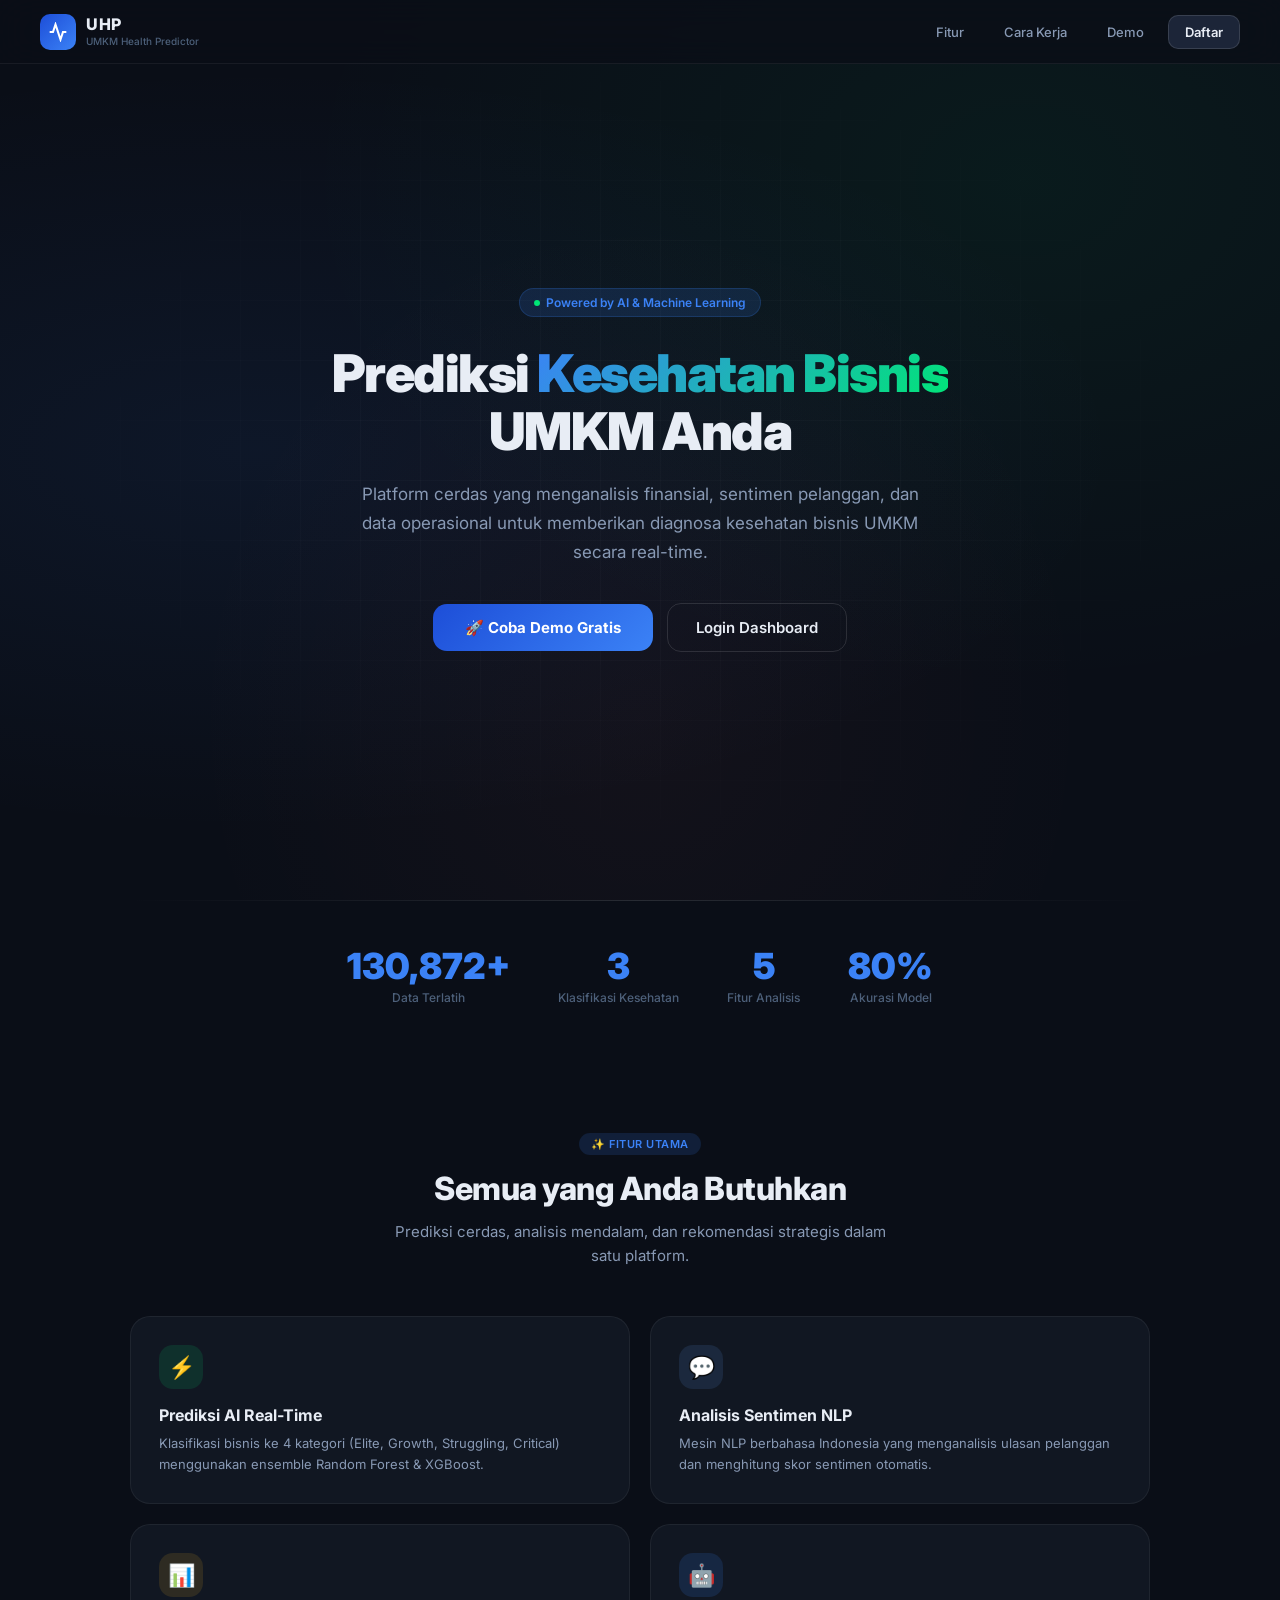
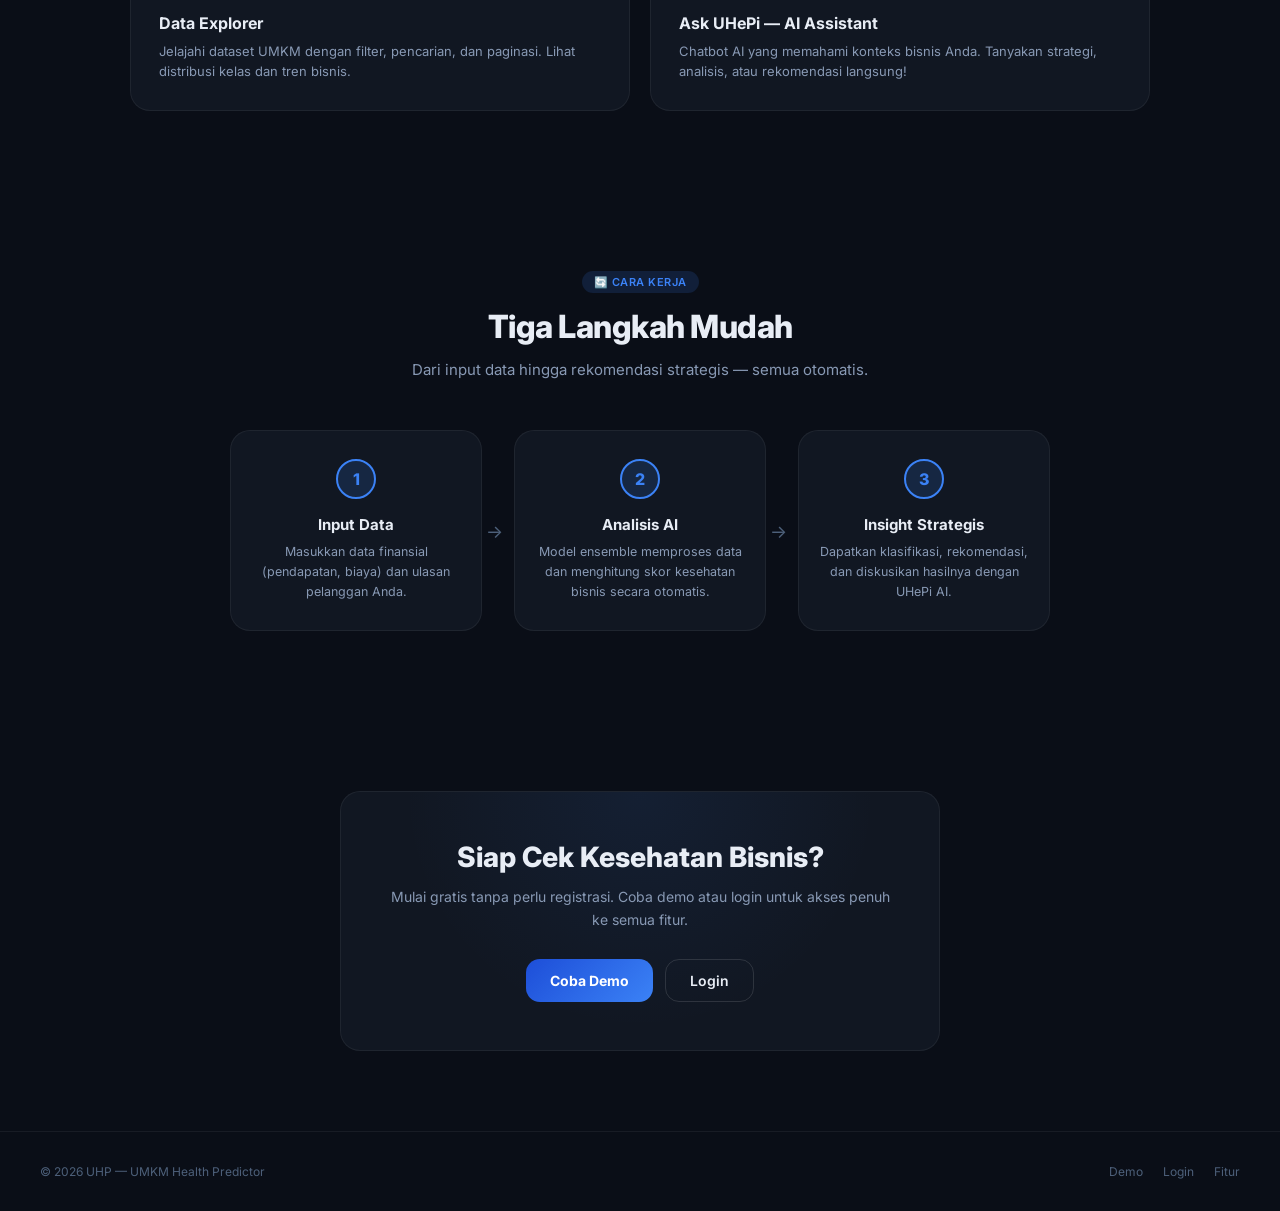
<file: index.html>
<!DOCTYPE html>
<html lang="id">
<head>
  <meta charset="UTF-8" />
  <meta name="viewport" content="width=device-width, initial-scale=1.0" />
  <title>UHP — UMKM Health Predictor | Prediksi Kesehatan Bisnis UMKM</title>
  <meta name="description" content="UHP menggunakan AI untuk memprediksi kesehatan bisnis UMKM berdasarkan analisis finansial, sentimen pelanggan, dan data operasional." />
  <link rel="preconnect" href="https://fonts.googleapis.com" />
  <link rel="preconnect" href="https://fonts.gstatic.com" crossorigin />
  <link href="https://fonts.googleapis.com/css2?family=Inter:wght@300;400;500;600;700;800;900&display=swap" rel="stylesheet" />
  <link rel="stylesheet" href="css/shared.css" />
  <link rel="stylesheet" href="css/landing.css" />
</head>
<body>
  <!-- Navigation -->
  <nav class="landing-nav" id="landingNav">
    <a href="index.html" class="nav-brand">
      <div class="nav-brand-icon">
        <svg width="20" height="20" viewBox="0 0 24 24" fill="none" stroke="currentColor" stroke-width="2.5">
          <polyline points="22 12 18 12 15 21 9 3 6 12 2 12"></polyline>
        </svg>
      </div>
      <div class="nav-brand-text">
        <span class="nav-brand-name">UHP</span>
        <span class="nav-brand-sub">UMKM Health Predictor</span>
      </div>
    </a>
    <div class="nav-links">
      <a href="#features">Fitur</a>
      <a href="#how-it-works">Cara Kerja</a>
      <a href="demo.html">Demo</a>
      <a href="register.html" class="nav-login">Daftar</a>
    </div>
  </nav>

  <!-- Hero Section -->
  <section class="hero">
    <div class="hero-bg"></div>
    <div class="hero-grid"></div>
    <div class="hero-content">
      <div class="hero-badge">
        <span class="dot"></span>
        Powered by AI & Machine Learning
      </div>
      <h1 class="hero-title">
        Prediksi <span class="gradient-text">Kesehatan Bisnis</span> UMKM Anda
      </h1>
      <p class="hero-subtitle">
        Platform cerdas yang menganalisis finansial, sentimen pelanggan, dan data operasional untuk memberikan diagnosa kesehatan bisnis UMKM secara real-time.
      </p>
      <div class="hero-cta">
        <a href="demo.html" class="btn-primary">
          <span>🚀 Coba Demo Gratis</span>
        </a>
        <a href="login.html" class="btn-secondary">
          Login Dashboard
        </a>
      </div>
    </div>
  </section>

  <!-- Stats Banner -->
  <section class="stats-banner" id="statsBanner">
    <div class="stat-item">
      <div class="stat-num" data-target="150000">0</div>
      <div class="stat-label">Data Terlatih</div>
    </div>
    <div class="stat-item">
      <div class="stat-num" data-target="4">0</div>
      <div class="stat-label">Klasifikasi Kesehatan</div>
    </div>
    <div class="stat-item">
      <div class="stat-num" data-target="6">0</div>
      <div class="stat-label">Fitur Analisis</div>
    </div>
    <div class="stat-item">
      <div class="stat-num" data-target="95" data-suffix="%">0</div>
      <div class="stat-label">Akurasi Model</div>
    </div>
  </section>

  <!-- Features -->
  <section class="features" id="features">
    <div class="section-header">
      <div class="section-tag">✨ Fitur Utama</div>
      <h2 class="section-title">Semua yang Anda Butuhkan</h2>
      <p class="section-desc">Prediksi cerdas, analisis mendalam, dan rekomendasi strategis dalam satu platform.</p>
    </div>

    <div class="features-grid">
      <div class="feature-card">
        <div class="feature-icon">⚡</div>
        <h3 class="feature-title">Prediksi AI Real-Time</h3>
        <p class="feature-desc">Klasifikasi bisnis ke 4 kategori (Elite, Growth, Struggling, Critical) menggunakan ensemble Random Forest & XGBoost.</p>
      </div>
      <div class="feature-card">
        <div class="feature-icon">💬</div>
        <h3 class="feature-title">Analisis Sentimen NLP</h3>
        <p class="feature-desc">Mesin NLP berbahasa Indonesia yang menganalisis ulasan pelanggan dan menghitung skor sentimen otomatis.</p>
      </div>
      <div class="feature-card">
        <div class="feature-icon">📊</div>
        <h3 class="feature-title">Data Explorer</h3>
        <p class="feature-desc">Jelajahi dataset UMKM dengan filter, pencarian, dan paginasi. Lihat distribusi kelas dan tren bisnis.</p>
      </div>
      <div class="feature-card">
        <div class="feature-icon">🤖</div>
        <h3 class="feature-title">Ask UHePi — AI Assistant</h3>
        <p class="feature-desc">Chatbot AI yang memahami konteks bisnis Anda. Tanyakan strategi, analisis, atau rekomendasi langsung!</p>
      </div>
    </div>
  </section>

  <!-- How It Works -->
  <section class="how-it-works" id="how-it-works">
    <div class="section-header">
      <div class="section-tag">🔄 Cara Kerja</div>
      <h2 class="section-title">Tiga Langkah Mudah</h2>
      <p class="section-desc">Dari input data hingga rekomendasi strategis — semua otomatis.</p>
    </div>

    <div class="steps">
      <div class="step-card">
        <div class="step-num">1</div>
        <h3 class="step-title">Input Data</h3>
        <p class="step-desc">Masukkan data finansial (pendapatan, biaya) dan ulasan pelanggan Anda.</p>
        <span class="step-arrow">→</span>
      </div>
      <div class="step-card">
        <div class="step-num">2</div>
        <h3 class="step-title">Analisis AI</h3>
        <p class="step-desc">Model ensemble memproses data dan menghitung skor kesehatan bisnis secara otomatis.</p>
        <span class="step-arrow">→</span>
      </div>
      <div class="step-card">
        <div class="step-num">3</div>
        <h3 class="step-title">Insight Strategis</h3>
        <p class="step-desc">Dapatkan klasifikasi, rekomendasi, dan diskusikan hasilnya dengan UHePi AI.</p>
      </div>
    </div>
  </section>

  <!-- CTA Section -->
  <section class="cta-section">
    <div class="cta-card">
      <h2 class="cta-title">Siap Cek Kesehatan Bisnis?</h2>
      <p class="cta-desc">Mulai gratis tanpa perlu registrasi. Coba demo atau login untuk akses penuh ke semua fitur.</p>
      <div class="cta-buttons">
        <a href="demo.html" class="btn-primary"><span>Coba Demo</span></a>
        <a href="login.html" class="btn-secondary">Login</a>
      </div>
    </div>
  </section>

  <!-- Footer -->
  <footer class="landing-footer">
    <span>© 2026 UHP — UMKM Health Predictor</span>
    <div class="footer-links">
      <a href="demo.html">Demo</a>
      <a href="login.html">Login</a>
      <a href="#features">Fitur</a>
    </div>
  </footer>

  <script src="js/landing.js"></script>
</body>
</html>
</file>
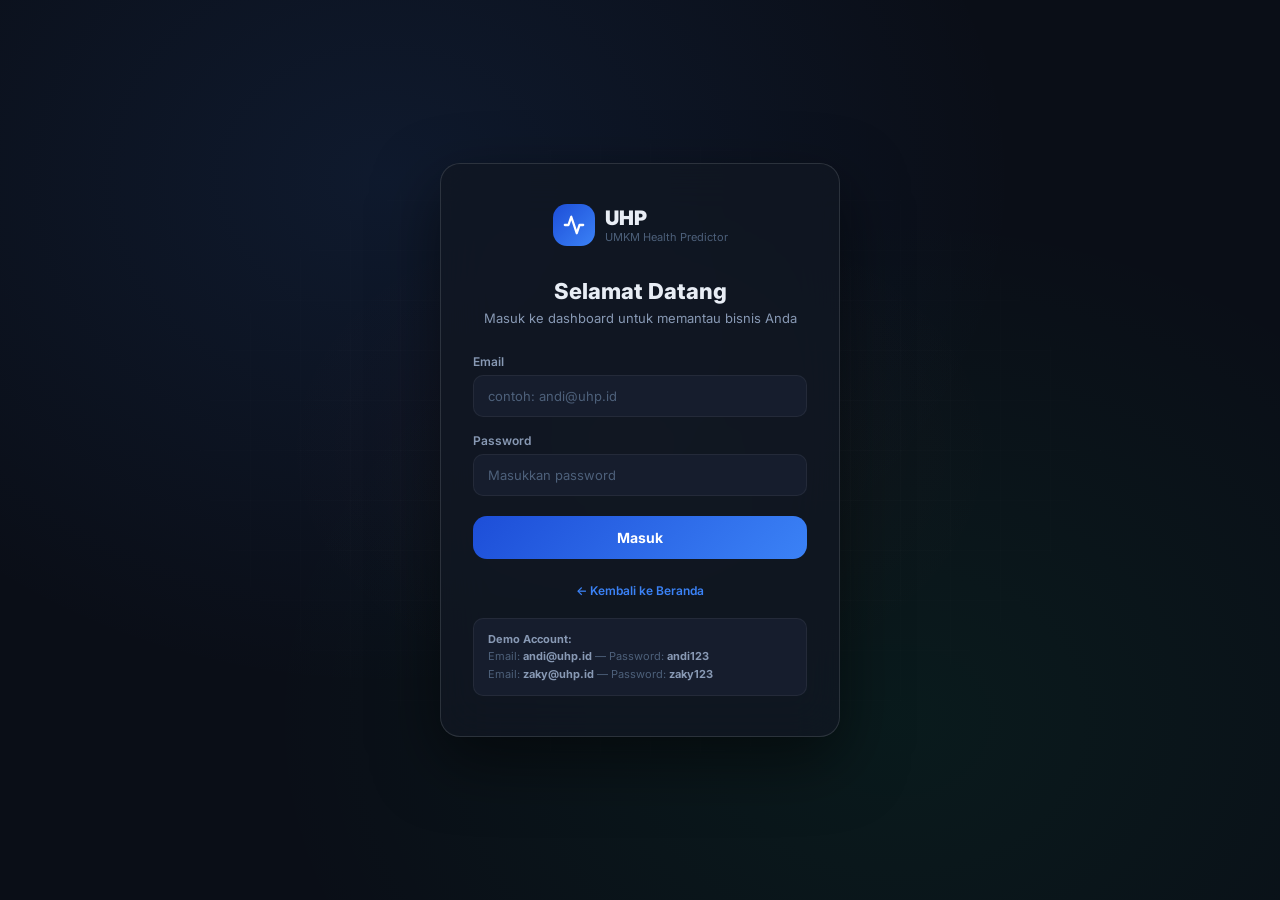
<file: login.html>
<!DOCTYPE html>
<html lang="id">
<head>
  <meta charset="UTF-8" />
  <meta name="viewport" content="width=device-width, initial-scale=1.0" />
  <title>Login | UHP — UMKM Health Predictor</title>
  <meta name="description" content="Login ke dashboard UMKM Health Predictor untuk memantau kesehatan bisnis Anda." />
  <link rel="preconnect" href="https://fonts.googleapis.com" />
  <link rel="preconnect" href="https://fonts.gstatic.com" crossorigin />
  <link href="https://fonts.googleapis.com/css2?family=Inter:wght@300;400;500;600;700;800;900&display=swap" rel="stylesheet" />
  <link rel="stylesheet" href="css/shared.css" />
  <link rel="stylesheet" href="css/login.css" />
</head>
<body>
  <div class="login-page">
    <div class="login-bg"></div>
    <div class="login-bg-grid"></div>

    <div class="login-card">
      <div class="login-brand">
        <div class="login-brand-icon">
          <svg width="22" height="22" viewBox="0 0 24 24" fill="none" stroke="currentColor" stroke-width="2.5" stroke-linecap="round" stroke-linejoin="round">
            <polyline points="22 12 18 12 15 21 9 3 6 12 2 12"></polyline>
          </svg>
        </div>
        <div class="login-brand-text">
          <span class="login-brand-name">UHP</span>
          <span class="login-brand-sub">UMKM Health Predictor</span>
        </div>
      </div>

      <h1 class="login-title">Selamat Datang</h1>
      <p class="login-subtitle">Masuk ke dashboard untuk memantau bisnis Anda</p>

      <form class="login-form" id="loginForm" onsubmit="handleLogin(event)">
        <div class="login-field">
          <label class="login-label" for="loginEmail">Email</label>
          <input type="email" class="login-input" id="loginEmail" placeholder="contoh: andi@uhp.id" required autocomplete="email" />
        </div>

        <div class="login-field">
          <label class="login-label" for="loginPassword">Password</label>
          <input type="password" class="login-input" id="loginPassword" placeholder="Masukkan password" required autocomplete="current-password" />
        </div>

        <div class="login-error" id="loginError"></div>

        <button type="submit" class="login-btn" id="loginBtn">
          <span>Masuk</span>
          <div class="btn-loader"><div class="login-spinner"></div></div>
        </button>
      </form>

      <div class="login-footer">
        <a href="index.html">← Kembali ke Beranda</a>
      </div>

      <div class="login-hint">
        <strong>Demo Account:</strong><br>
        Email: <strong>andi@uhp.id</strong> — Password: <strong>andi123</strong><br>
        Email: <strong>zaky@uhp.id</strong> — Password: <strong>zaky123</strong>
      </div>
    </div>
  </div>

  <script src="js/data.js"></script>
  <script src="js/auth.js"></script>
  <script>
    // Redirect if already logged in
    redirectIfLoggedIn();

    async function handleLogin(e) {
      e.preventDefault();
      const btn = document.getElementById('loginBtn');
      const errEl = document.getElementById('loginError');

      btn.classList.add('loading');
      errEl.classList.remove('show');

      const email = document.getElementById('loginEmail').value.trim();
      const password = document.getElementById('loginPassword').value;

      // Small delay for UX
      await new Promise(r => setTimeout(r, 600));

      const result = await uhpLogin(email, password);

      if (result.success) {
        window.location.href = 'dashboard.html';
      } else {
        errEl.textContent = result.error;
        errEl.classList.add('show');
        btn.classList.remove('loading');
      }
    }
  </script>
</body>
</html>
</file>
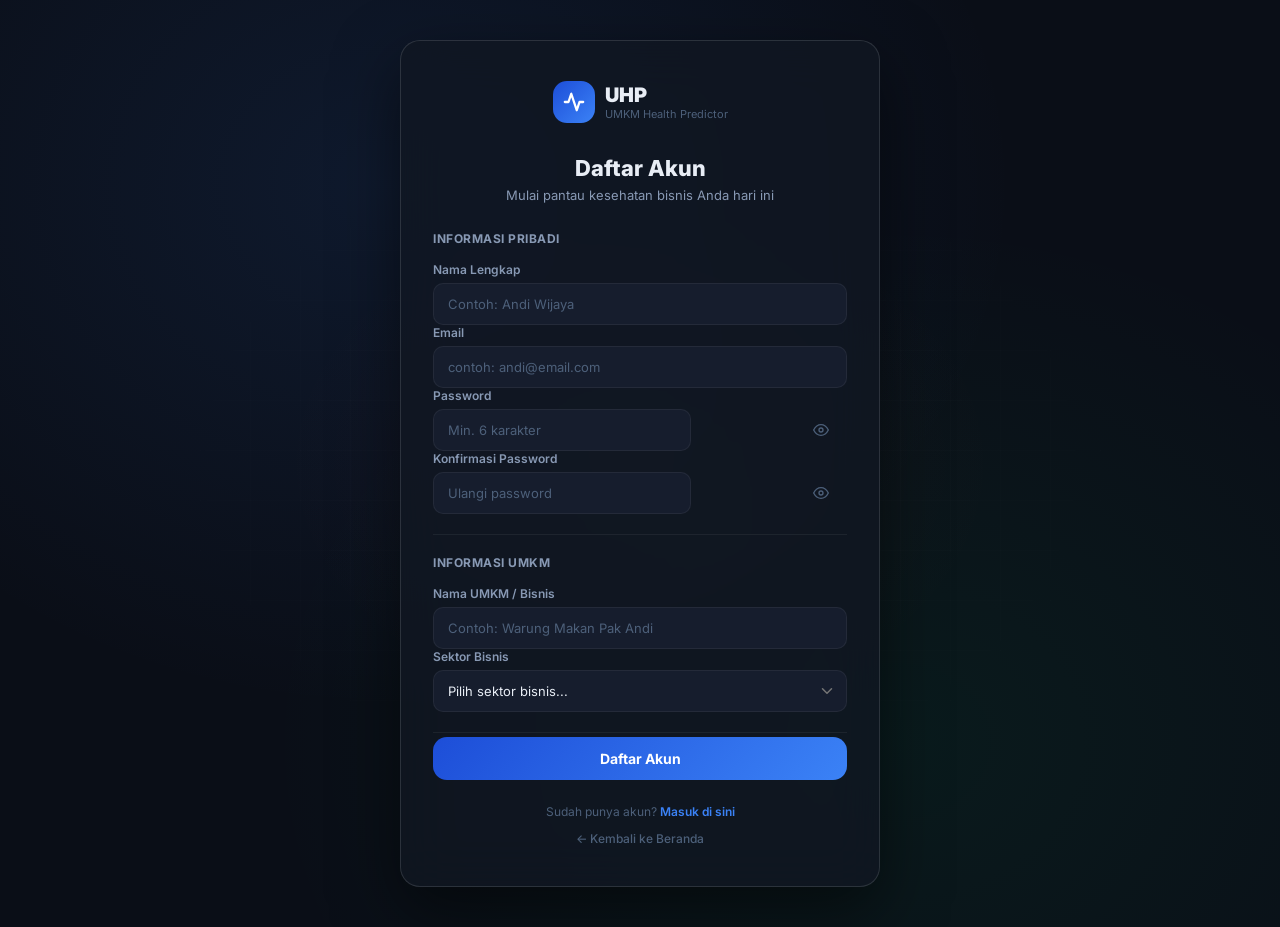
<file: register.html>
<!DOCTYPE html>
<html lang="id">
<head>
  <meta charset="UTF-8" />
  <meta name="viewport" content="width=device-width, initial-scale=1.0" />
  <title>Daftar | UHP — UMKM Health Predictor</title>
  <meta name="description" content="Buat akun baru untuk menggunakan UHP dan pantau kesehatan bisnis UMKM Anda." />
  <link rel="preconnect" href="https://fonts.googleapis.com" />
  <link rel="preconnect" href="https://fonts.gstatic.com" crossorigin />
  <link href="https://fonts.googleapis.com/css2?family=Inter:wght@300;400;500;600;700;800;900&display=swap" rel="stylesheet" />
  <link rel="stylesheet" href="css/shared.css" />
  <link rel="stylesheet" href="css/login.css" />
  <link rel="stylesheet" href="css/register.css" />
</head>
<body>
  <div class="login-page">
    <div class="login-bg"></div>
    <div class="login-bg-grid"></div>

    <div class="login-card register-card">
      <div class="login-brand">
        <div class="login-brand-icon">
          <svg width="22" height="22" viewBox="0 0 24 24" fill="none" stroke="currentColor" stroke-width="2.5" stroke-linecap="round" stroke-linejoin="round">
            <polyline points="22 12 18 12 15 21 9 3 6 12 2 12"></polyline>
          </svg>
        </div>
        <div class="login-brand-text">
          <span class="login-brand-name">UHP</span>
          <span class="login-brand-sub">UMKM Health Predictor</span>
        </div>
      </div>

      <h1 class="login-title">Daftar Akun</h1>
      <p class="login-subtitle">Mulai pantau kesehatan bisnis Anda hari ini</p>

      <form class="login-form register-form" id="registerForm" onsubmit="handleRegister(event)">
        <!-- Personal Info -->
        <div class="register-section">
          <div class="register-section-title">Informasi Pribadi</div>
          
          <div class="login-field">
            <label class="login-label" for="regName">Nama Lengkap</label>
            <input type="text" class="login-input" id="regName" placeholder="Contoh: Andi Wijaya" required autocomplete="name" />
          </div>

          <div class="login-field">
            <label class="login-label" for="regEmail">Email</label>
            <input type="email" class="login-input" id="regEmail" placeholder="contoh: andi@email.com" required autocomplete="email" />
          </div>

          <div class="login-field">
            <label class="login-label" for="regPassword">Password</label>
            <div class="password-input-wrapper">
              <input type="password" class="login-input" id="regPassword" placeholder="Min. 6 karakter" required autocomplete="new-password" />
              <button type="button" class="toggle-password" id="togglePassword">
                <svg width="16" height="16" viewBox="0 0 24 24" fill="none" stroke="currentColor" stroke-width="2">
                  <path d="M1 12s4-8 11-8 11 8 11 8-4 8-11 8-11-8-11-8z"></path>
                  <circle cx="12" cy="12" r="3"></circle>
                </svg>
              </button>
            </div>
          </div>

          <div class="login-field">
            <label class="login-label" for="regPasswordConfirm">Konfirmasi Password</label>
            <div class="password-input-wrapper">
              <input type="password" class="login-input" id="regPasswordConfirm" placeholder="Ulangi password" required autocomplete="new-password" />
              <button type="button" class="toggle-password" id="togglePasswordConfirm">
                <svg width="16" height="16" viewBox="0 0 24 24" fill="none" stroke="currentColor" stroke-width="2">
                  <path d="M1 12s4-8 11-8 11 8 11 8-4 8-11 8-11-8-11-8z"></path>
                  <circle cx="12" cy="12" r="3"></circle>
                </svg>
              </button>
            </div>
          </div>
        </div>

        <!-- UMKM Info -->
        <div class="register-section">
          <div class="register-section-title">Informasi UMKM</div>
          
          <div class="login-field">
            <label class="login-label" for="regUMKMName">Nama UMKM / Bisnis</label>
            <input type="text" class="login-input" id="regUMKMName" placeholder="Contoh: Warung Makan Pak Andi" required />
          </div>

          <div class="login-field">
            <label class="login-label" for="regSector">Sektor Bisnis</label>
            <select class="login-input" id="regSector" required>
              <option value="">Pilih sektor bisnis...</option>
              <option value="Kuliner">Kuliner / F&B</option>
              <option value="Teknologi">Teknologi</option>
              <option value="Kecantikan">Kecantikan</option>
              <option value="Kerajinan">Kerajinan Tangan</option>
              <option value="Fashion">Fashion / Pakaian</option>
              <option value="Pertanian">Pertanian / Agrikultur</option>
              <option value="Elektronik">Elektronik</option>
              <option value="Jasa">Jasa / Konsultasi</option>
              <option value="Lainnya">Lainnya</option>
            </select>
          </div>
        </div>

        <div class="login-error" id="registerError"></div>

        <button type="submit" class="login-btn" id="registerBtn">
          <span>Daftar Akun</span>
          <div class="btn-loader"><div class="login-spinner"></div></div>
        </button>
      </form>

      <div class="register-footer">
        <p class="already-account">Sudah punya akun? <a href="login.html">Masuk di sini</a></p>
        <a href="index.html" class="back-link">← Kembali ke Beranda</a>
      </div>
    </div>
  </div>

  <script src="js/data.js"></script>
  <script src="js/auth.js"></script>
  <script>
    // Redirect if already logged in
    redirectIfLoggedIn();

    // Toggle password visibility
    document.getElementById('togglePassword').addEventListener('click', (e) => {
      e.preventDefault();
      const input = document.getElementById('regPassword');
      input.type = input.type === 'password' ? 'text' : 'password';
    });

    document.getElementById('togglePasswordConfirm').addEventListener('click', (e) => {
      e.preventDefault();
      const input = document.getElementById('regPasswordConfirm');
      input.type = input.type === 'password' ? 'text' : 'password';
    });

    async function handleRegister(e) {
      e.preventDefault();
      const btn = document.getElementById('registerBtn');
      const errEl = document.getElementById('registerError');

      btn.classList.add('loading');
      errEl.classList.remove('show');

      const name = document.getElementById('regName').value.trim();
      const email = document.getElementById('regEmail').value.trim();
      const password = document.getElementById('regPassword').value;
      const passwordConfirm = document.getElementById('regPasswordConfirm').value;
      const umkmName = document.getElementById('regUMKMName').value.trim();
      const sector = document.getElementById('regSector').value;

      // ─── Client-side validation ─────────────────────────────────────
      
      // Validasi nama kosong
      if (!name || name.length === 0) {
        errEl.textContent = '❌ Nama lengkap tidak boleh kosong.';
        errEl.classList.add('show');
        btn.classList.remove('loading');
        return;
      }

      // Validasi nama minimal 3 karakter
      if (name.length < 3) {
        errEl.textContent = '❌ Nama minimal 3 karakter.';
        errEl.classList.add('show');
        btn.classList.remove('loading');
        return;
      }

      // Validasi nama hanya boleh huruf, angka, spasi, dan dash
      const nameRegex = /^[a-zA-Z0-9\s\-]+$/;
      if (!nameRegex.test(name)) {
        errEl.textContent = '❌ Nama tidak boleh mengandung simbol. Hanya huruf, angka, spasi, dan dash (-).';
        errEl.classList.add('show');
        btn.classList.remove('loading');
        return;
      }

      // Validasi nama maksimal 50 karakter
      if (name.length > 50) {
        errEl.textContent = '❌ Nama maksimal 50 karakter.';
        errEl.classList.add('show');
        btn.classList.remove('loading');
        return;
      }

      // Validasi email kosong
      if (!email || email.length === 0) {
        errEl.textContent = '❌ Email tidak boleh kosong.';
        errEl.classList.add('show');
        btn.classList.remove('loading');
        return;
      }

      // Validasi format email
      const emailRegex = /^[^\s@]+@[^\s@]+\.[^\s@]+$/;
      if (!emailRegex.test(email)) {
        errEl.textContent = '❌ Format email tidak valid (contoh: nama@domain.com).';
        errEl.classList.add('show');
        btn.classList.remove('loading');
        return;
      }

      // Validasi password kosong
      if (!password || password.length === 0) {
        errEl.textContent = '❌ Password tidak boleh kosong.';
        errEl.classList.add('show');
        btn.classList.remove('loading');
        return;
      }

      // Validasi password minimal 6 karakter
      if (password.length < 6) {
        errEl.textContent = '❌ Password minimal 6 karakter.';
        errEl.classList.add('show');
        btn.classList.remove('loading');
        return;
      }

      // Validasi password maksimal 100 karakter
      if (password.length > 100) {
        errEl.textContent = '❌ Password maksimal 100 karakter.';
        errEl.classList.add('show');
        btn.classList.remove('loading');
        return;
      }

      // Validasi konfirmasi password kosong
      if (!passwordConfirm || passwordConfirm.length === 0) {
        errEl.textContent = '❌ Konfirmasi password tidak boleh kosong.';
        errEl.classList.add('show');
        btn.classList.remove('loading');
        return;
      }

      // Validasi password match
      if (password !== passwordConfirm) {
        errEl.textContent = '❌ Password tidak cocok. Pastikan kedua password sama.';
        errEl.classList.add('show');
        btn.classList.remove('loading');
        return;
      }

      // Validasi nama UMKM kosong
      if (!umkmName || umkmName.length === 0) {
        errEl.textContent = '❌ Nama UMKM/Bisnis tidak boleh kosong.';
        errEl.classList.add('show');
        btn.classList.remove('loading');
        return;
      }

      // Validasi nama UMKM minimal 3 karakter
      if (umkmName.length < 3) {
        errEl.textContent = '❌ Nama UMKM/Bisnis minimal 3 karakter.';
        errEl.classList.add('show');
        btn.classList.remove('loading');
        return;
      }

      // Validasi nama UMKM maksimal 100 karakter
      if (umkmName.length > 100) {
        errEl.textContent = '❌ Nama UMKM/Bisnis maksimal 100 karakter.';
        errEl.classList.add('show');
        btn.classList.remove('loading');
        return;
      }

      // Validasi sektor bisnis kosong
      if (!sector || sector.length === 0) {
        errEl.textContent = '❌ Pilih sektor bisnis.';
        errEl.classList.add('show');
        btn.classList.remove('loading');
        return;
      }

      // Small delay for UX
      await new Promise(r => setTimeout(r, 800));

      // ─── Call registration function ─────────────────────────────────
      const result = await uhpRegister(email, password, name, umkmName, sector);

      if (result.success) {
        // Redirect ke dashboard
        window.location.href = 'dashboard.html';
      } else {
        // Display error from server/backend
        errEl.textContent = result.error;
        errEl.classList.add('show');
        btn.classList.remove('loading');
      }
    }
  </script>
</body>
</html>
</file>
<file: css/shared.css>
/* =============================================
   UHP v2.0 — Shared Design System
   Tokens, Reset, Common Components
   ============================================= */

/* --- Tokens & Variables --- */
:root {
  --bg-base: #0a0e17;
  --bg-panel: #111722;
  --bg-surface: #161d2d;
  --bg-elevated: #1c2538;
  --bg-hover: #212d42;

  --border-subtle: rgba(255,255,255,0.06);
  --border-strong: rgba(255,255,255,0.12);

  --text-primary: #e8edf5;
  --text-secondary: #8899b4;
  --text-muted: #4d607a;
  --text-inverse: #0a0e17;

  --accent-brand: #3b82f6;
  --accent-brand-dim: rgba(59, 130, 246, 0.15);
  --accent-brand-glow: rgba(59, 130, 246, 0.4);

  /* Status Colors */
  --elite: #00e676;
  --elite-dim: rgba(0, 230, 118, 0.12);
  --elite-glow: rgba(0, 230, 118, 0.4);

  --growth: #60a5fa;
  --growth-dim: rgba(96, 165, 250, 0.12);
  --growth-glow: rgba(96, 165, 250, 0.4);

  --struggling: #fbbf24;
  --struggling-dim: rgba(251, 191, 36, 0.12);
  --struggling-glow: rgba(251, 191, 36, 0.4);

  --critical: #f87171;
  --critical-dim: rgba(248, 113, 113, 0.12);
  --critical-glow: rgba(248, 113, 113, 0.4);

  --radius-sm: 6px;
  --radius-md: 10px;
  --radius-lg: 14px;
  --radius-xl: 20px;

  --font: 'Inter', -apple-system, BlinkMacSystemFont, sans-serif;
  --shadow-card: 0 4px 24px rgba(0,0,0,0.4);
  --shadow-glow: 0 0 32px;
  --transition: all 0.2s cubic-bezier(0.4,0,0.2,1);
}

/* --- Reset & Base --- */
*, *::before, *::after { box-sizing: border-box; margin: 0; padding: 0; }

html { font-size: 14px; scroll-behavior: smooth; }

body {
  font-family: var(--font);
  background: var(--bg-base);
  color: var(--text-primary);
  min-height: 100vh;
  overflow-x: hidden;
}

::-webkit-scrollbar { width: 5px; height: 5px; }
::-webkit-scrollbar-track { background: var(--bg-base); }
::-webkit-scrollbar-thumb { background: var(--bg-elevated); border-radius: 3px; }

a { text-decoration: none; color: inherit; }
button { cursor: pointer; font-family: var(--font); }

/* --- Utility Classes --- */
.elite-color { color: var(--elite); }
.growth-color { color: var(--growth); }
.struggling-color { color: var(--struggling); }
.critical-color { color: var(--critical); }
.brand-color { color: var(--accent-brand); }

.elite-bg { background: var(--elite); }
.growth-bg { background: var(--growth); }
.struggling-bg { background: var(--struggling); }
.critical-bg { background: var(--critical); }

.elite-border { border-color: rgba(0,230,118,0.3) !important; }
.growth-border { border-color: rgba(96,165,250,0.3) !important; }
.struggling-border { border-color: rgba(251,191,36,0.3) !important; }
.critical-border { border-color: rgba(248,113,113,0.3) !important; }

/* --- Glassmorphism Card --- */
.glass-card {
  background: rgba(17, 23, 34, 0.7);
  backdrop-filter: blur(20px);
  -webkit-backdrop-filter: blur(20px);
  border: 1px solid var(--border-strong);
  border-radius: var(--radius-xl);
}

/* --- Common Button --- */
.btn-primary {
  display: inline-flex;
  align-items: center;
  justify-content: center;
  gap: 8px;
  padding: 12px 24px;
  background: linear-gradient(135deg, #1d4ed8, #3b82f6);
  border: none;
  border-radius: var(--radius-lg);
  color: white;
  font-size: 14px;
  font-weight: 700;
  cursor: pointer;
  transition: var(--transition);
  position: relative;
  overflow: hidden;
}
.btn-primary::before {
  content: '';
  position: absolute;
  inset: 0;
  background: linear-gradient(135deg, #2563eb, #60a5fa);
  opacity: 0;
  transition: opacity 0.2s;
}
.btn-primary:hover::before { opacity: 1; }
.btn-primary:hover { transform: translateY(-2px); box-shadow: 0 8px 24px rgba(59,130,246,0.4); }
.btn-primary:active { transform: translateY(0); }
.btn-primary span { position: relative; z-index: 1; }

.btn-secondary {
  display: inline-flex;
  align-items: center;
  justify-content: center;
  gap: 8px;
  padding: 12px 24px;
  background: transparent;
  border: 1px solid var(--border-strong);
  border-radius: var(--radius-lg);
  color: var(--text-primary);
  font-size: 14px;
  font-weight: 600;
  cursor: pointer;
  transition: var(--transition);
}
.btn-secondary:hover { background: var(--bg-elevated); border-color: var(--accent-brand); }

/* --- Animations --- */
@keyframes fadeInUp {
  from { opacity: 0; transform: translateY(20px); }
  to { opacity: 1; transform: translateY(0); }
}
@keyframes fadeIn {
  from { opacity: 0; }
  to { opacity: 1; }
}
@keyframes slideInLeft {
  from { opacity: 0; transform: translateX(-20px); }
  to { opacity: 1; transform: translateX(0); }
}
@keyframes slideInRight {
  from { opacity: 0; transform: translateX(20px); }
  to { opacity: 1; transform: translateX(0); }
}
@keyframes pulse {
  0%, 100% { opacity: 1; }
  50% { opacity: 0.3; }
}
@keyframes spin { to { transform: rotate(360deg); } }
@keyframes float {
  0%, 100% { transform: translateY(0); }
  50% { transform: translateY(-10px); }
}
@keyframes gradientShift {
  0% { background-position: 0% 50%; }
  50% { background-position: 100% 50%; }
  100% { background-position: 0% 50%; }
}

.animate-in { animation: fadeInUp 0.6s ease forwards; opacity: 0; }
.animate-in-delay-1 { animation-delay: 0.1s; }
.animate-in-delay-2 { animation-delay: 0.2s; }
.animate-in-delay-3 { animation-delay: 0.3s; }
.animate-in-delay-4 { animation-delay: 0.4s; }

/* --- Responsive --- */
@media (max-width: 768px) {
  html { font-size: 13px; }
}
@media (max-width: 480px) {
  html { font-size: 12px; }
}
</file>
<file: css/landing.css>
/* =============================================
   UHP v2.0 — Landing Page Styles
   ============================================= */

/* --- Navigation --- */
.landing-nav {
  position: fixed;
  top: 0;
  left: 0;
  right: 0;
  z-index: 100;
  display: flex;
  align-items: center;
  justify-content: space-between;
  padding: 0 40px;
  height: 64px;
  background: rgba(10, 14, 23, 0.8);
  backdrop-filter: blur(20px);
  -webkit-backdrop-filter: blur(20px);
  border-bottom: 1px solid var(--border-subtle);
  transition: var(--transition);
}

.landing-nav.scrolled {
  background: rgba(10, 14, 23, 0.95);
  box-shadow: 0 4px 20px rgba(0,0,0,0.3);
}

.nav-brand {
  display: flex;
  align-items: center;
  gap: 10px;
}

.nav-brand-icon {
  width: 36px;
  height: 36px;
  background: linear-gradient(135deg, #1d4ed8, #3b82f6);
  border-radius: var(--radius-md);
  display: flex;
  align-items: center;
  justify-content: center;
  color: white;
}

.nav-brand-text {
  display: flex;
  flex-direction: column;
  line-height: 1.1;
  gap: 2px;
}
.nav-brand-name {
  font-size: 16px;
  font-weight: 800;
  color: var(--text-primary);
  letter-spacing: 0.5px;
}
.nav-brand-sub {
  font-size: 10px;
  color: var(--text-muted);
  font-weight: 500;
}

.nav-links {
  display: flex;
  align-items: center;
  gap: 8px;
}
.nav-links a {
  padding: 8px 16px;
  font-size: 13px;
  font-weight: 500;
  color: var(--text-secondary);
  border-radius: var(--radius-md);
  transition: var(--transition);
}
.nav-links a:hover { color: var(--text-primary); background: var(--bg-elevated); }
.nav-links .nav-login {
  background: var(--bg-elevated);
  border: 1px solid var(--border-strong);
  color: var(--text-primary);
  font-weight: 600;
}
.nav-links .nav-login:hover {
  border-color: var(--accent-brand);
  background: var(--accent-brand-dim);
}

/* --- Hero Section --- */
.hero {
  min-height: 100vh;
  display: flex;
  align-items: center;
  justify-content: center;
  text-align: center;
  padding: 100px 40px 60px;
  position: relative;
  overflow: hidden;
}

.hero-bg {
  position: absolute;
  inset: 0;
  background:
    radial-gradient(ellipse at 20% 50%, rgba(59,130,246,0.08) 0%, transparent 60%),
    radial-gradient(ellipse at 80% 20%, rgba(0,230,118,0.06) 0%, transparent 50%),
    radial-gradient(ellipse at 50% 80%, rgba(248,113,113,0.04) 0%, transparent 50%);
  pointer-events: none;
}

.hero-grid {
  position: absolute;
  inset: 0;
  background-image:
    linear-gradient(rgba(255,255,255,0.02) 1px, transparent 1px),
    linear-gradient(90deg, rgba(255,255,255,0.02) 1px, transparent 1px);
  background-size: 60px 60px;
  pointer-events: none;
  mask-image: radial-gradient(ellipse at center, black 30%, transparent 70%);
  -webkit-mask-image: radial-gradient(ellipse at center, black 30%, transparent 70%);
}

.hero-content {
  position: relative;
  z-index: 1;
  max-width: 720px;
}

.hero-badge {
  display: inline-flex;
  align-items: center;
  gap: 6px;
  padding: 6px 14px;
  background: var(--accent-brand-dim);
  border: 1px solid rgba(59,130,246,0.2);
  border-radius: 999px;
  font-size: 12px;
  font-weight: 600;
  color: var(--accent-brand);
  margin-bottom: 28px;
  animation: fadeInUp 0.6s ease;
}
.hero-badge .dot {
  width: 6px; height: 6px;
  background: var(--elite);
  border-radius: 50%;
  animation: pulse 2s infinite;
}

.hero-title {
  font-size: 52px;
  font-weight: 900;
  line-height: 1.1;
  letter-spacing: -1.5px;
  margin-bottom: 20px;
  animation: fadeInUp 0.6s ease 0.1s forwards;
  opacity: 0;
}
.hero-title .gradient-text {
  background: linear-gradient(135deg, #3b82f6, #00e676, #60a5fa);
  background-size: 200% 200%;
  -webkit-background-clip: text;
  background-clip: text;
  -webkit-text-fill-color: transparent;
  animation: gradientShift 4s ease infinite;
}

.hero-subtitle {
  font-size: 17px;
  color: var(--text-secondary);
  line-height: 1.7;
  max-width: 560px;
  margin: 0 auto 36px;
  animation: fadeInUp 0.6s ease 0.2s forwards;
  opacity: 0;
}

.hero-cta {
  display: flex;
  align-items: center;
  justify-content: center;
  gap: 14px;
  animation: fadeInUp 0.6s ease 0.3s forwards;
  opacity: 0;
}
.hero-cta .btn-primary { padding: 14px 32px; font-size: 15px; }
.hero-cta .btn-secondary { padding: 14px 28px; font-size: 15px; }

/* --- Stats Banner --- */
.stats-banner {
  display: flex;
  justify-content: center;
  gap: 48px;
  padding: 48px 40px;
  position: relative;
}
.stats-banner::before {
  content: '';
  position: absolute;
  top: 0; left: 10%; right: 10%;
  height: 1px;
  background: linear-gradient(90deg, transparent, var(--border-strong), transparent);
}
.stat-item {
  text-align: center;
}
.stat-num {
  font-size: 36px;
  font-weight: 900;
  color: var(--accent-brand);
  line-height: 1;
  margin-bottom: 6px;
}
.stat-label {
  font-size: 12px;
  color: var(--text-muted);
  font-weight: 500;
}

/* --- Features Section --- */
.features {
  padding: 80px 40px;
  max-width: 1100px;
  margin: 0 auto;
}

.section-header {
  text-align: center;
  margin-bottom: 48px;
}
.section-tag {
  display: inline-flex;
  align-items: center;
  gap: 6px;
  padding: 4px 12px;
  background: var(--accent-brand-dim);
  border-radius: 999px;
  font-size: 11px;
  font-weight: 600;
  color: var(--accent-brand);
  text-transform: uppercase;
  letter-spacing: 0.5px;
  margin-bottom: 14px;
}
.section-title {
  font-size: 32px;
  font-weight: 800;
  margin-bottom: 12px;
  letter-spacing: -0.5px;
}
.section-desc {
  font-size: 15px;
  color: var(--text-secondary);
  max-width: 500px;
  margin: 0 auto;
  line-height: 1.6;
}

.features-grid {
  display: grid;
  grid-template-columns: repeat(2, 1fr);
  gap: 20px;
}

.feature-card {
  background: var(--bg-panel);
  border: 1px solid var(--border-subtle);
  border-radius: var(--radius-xl);
  padding: 28px;
  transition: var(--transition);
  position: relative;
  overflow: hidden;
}
.feature-card:hover {
  border-color: var(--border-strong);
  transform: translateY(-4px);
  box-shadow: 0 12px 40px rgba(0,0,0,0.3);
}
.feature-card::before {
  content: '';
  position: absolute;
  top: 0; left: 0; right: 0;
  height: 2px;
  opacity: 0;
  transition: opacity 0.3s;
}
.feature-card:hover::before { opacity: 1; }
.feature-card:nth-child(1)::before { background: linear-gradient(90deg, var(--elite), var(--growth)); }
.feature-card:nth-child(2)::before { background: linear-gradient(90deg, var(--growth), var(--accent-brand)); }
.feature-card:nth-child(3)::before { background: linear-gradient(90deg, var(--struggling), var(--elite)); }
.feature-card:nth-child(4)::before { background: linear-gradient(90deg, var(--accent-brand), var(--critical)); }

.feature-icon {
  width: 44px;
  height: 44px;
  border-radius: var(--radius-lg);
  display: flex;
  align-items: center;
  justify-content: center;
  margin-bottom: 16px;
  font-size: 22px;
}
.feature-card:nth-child(1) .feature-icon { background: var(--elite-dim); }
.feature-card:nth-child(2) .feature-icon { background: var(--growth-dim); }
.feature-card:nth-child(3) .feature-icon { background: var(--struggling-dim); }
.feature-card:nth-child(4) .feature-icon { background: var(--accent-brand-dim); }

.feature-title {
  font-size: 16px;
  font-weight: 700;
  margin-bottom: 8px;
}
.feature-desc {
  font-size: 13px;
  color: var(--text-secondary);
  line-height: 1.6;
}

/* --- How It Works --- */
.how-it-works {
  padding: 80px 40px;
  max-width: 900px;
  margin: 0 auto;
}

.steps {
  display: flex;
  gap: 32px;
  margin-top: 48px;
}

.step-card {
  flex: 1;
  text-align: center;
  padding: 28px 20px;
  background: var(--bg-panel);
  border: 1px solid var(--border-subtle);
  border-radius: var(--radius-xl);
  position: relative;
}

.step-num {
  width: 40px;
  height: 40px;
  border-radius: 50%;
  background: var(--accent-brand-dim);
  border: 2px solid var(--accent-brand);
  display: flex;
  align-items: center;
  justify-content: center;
  font-size: 16px;
  font-weight: 800;
  color: var(--accent-brand);
  margin: 0 auto 16px;
}

.step-title {
  font-size: 15px;
  font-weight: 700;
  margin-bottom: 8px;
}
.step-desc {
  font-size: 12.5px;
  color: var(--text-secondary);
  line-height: 1.6;
}

.step-arrow {
  position: absolute;
  right: -22px;
  top: 50%;
  transform: translateY(-50%);
  color: var(--text-muted);
  font-size: 18px;
}

/* --- CTA Section --- */
.cta-section {
  padding: 80px 40px;
  text-align: center;
}

.cta-card {
  max-width: 600px;
  margin: 0 auto;
  padding: 48px 40px;
  background: var(--bg-panel);
  border: 1px solid var(--border-subtle);
  border-radius: var(--radius-xl);
  position: relative;
  overflow: hidden;
}
.cta-card::before {
  content: '';
  position: absolute;
  inset: 0;
  background: radial-gradient(circle at 50% 0%, rgba(59,130,246,0.08), transparent 60%);
  pointer-events: none;
}
.cta-title {
  font-size: 28px;
  font-weight: 800;
  margin-bottom: 12px;
  position: relative;
}
.cta-desc {
  font-size: 14px;
  color: var(--text-secondary);
  margin-bottom: 28px;
  line-height: 1.6;
  position: relative;
}
.cta-buttons {
  display: flex;
  gap: 12px;
  justify-content: center;
  position: relative;
}

/* --- Footer --- */
.landing-footer {
  padding: 32px 40px;
  border-top: 1px solid var(--border-subtle);
  display: flex;
  align-items: center;
  justify-content: space-between;
  font-size: 12px;
  color: var(--text-muted);
}
.footer-links {
  display: flex;
  gap: 20px;
}
.footer-links a { transition: var(--transition); }
.footer-links a:hover { color: var(--text-primary); }

/* --- Responsive --- */
@media (max-width: 768px) {
  .landing-nav { padding: 0 20px; }
  .nav-brand-sub { display: none; }

  .hero { padding: 80px 20px 40px; min-height: auto; }
  .hero-title { font-size: 32px; }
  .hero-subtitle { font-size: 14px; }
  .hero-cta { flex-direction: column; }
  .hero-cta .btn-primary,
  .hero-cta .btn-secondary { width: 100%; max-width: 280px; }

  .stats-banner { flex-wrap: wrap; gap: 24px; padding: 32px 20px; }
  .stat-num { font-size: 28px; }

  .features { padding: 48px 20px; }
  .features-grid { grid-template-columns: 1fr; }

  .how-it-works { padding: 48px 20px; }
  .steps { flex-direction: column; gap: 16px; }
  .step-arrow { display: none; }

  .cta-section { padding: 48px 20px; }
  .cta-card { padding: 32px 24px; }
  .cta-buttons { flex-direction: column; align-items: center; }

  .landing-footer { flex-direction: column; gap: 12px; text-align: center; }
}
</file>
<file: css/login.css>
/* =============================================
   UHP v2.0 — Login Page Styles
   ============================================= */

.login-page {
  min-height: 100vh;
  display: flex;
  align-items: center;
  justify-content: center;
  padding: 40px 20px;
  position: relative;
  overflow: hidden;
}

/* Animated Background */
.login-bg {
  position: absolute;
  inset: 0;
  background:
    radial-gradient(ellipse at 30% 20%, rgba(59,130,246,0.1) 0%, transparent 50%),
    radial-gradient(ellipse at 70% 80%, rgba(0,230,118,0.06) 0%, transparent 50%),
    radial-gradient(ellipse at 50% 50%, rgba(248,113,113,0.04) 0%, transparent 40%);
  pointer-events: none;
}

.login-bg-grid {
  position: absolute;
  inset: 0;
  background-image:
    linear-gradient(rgba(255,255,255,0.015) 1px, transparent 1px),
    linear-gradient(90deg, rgba(255,255,255,0.015) 1px, transparent 1px);
  background-size: 50px 50px;
  pointer-events: none;
  mask-image: radial-gradient(ellipse at center, black 20%, transparent 65%);
  -webkit-mask-image: radial-gradient(ellipse at center, black 20%, transparent 65%);
}

/* Login Card */
.login-card {
  position: relative;
  z-index: 1;
  width: 100%;
  max-width: 400px;
  background: rgba(17, 23, 34, 0.8);
  backdrop-filter: blur(24px);
  -webkit-backdrop-filter: blur(24px);
  border: 1px solid var(--border-strong);
  border-radius: var(--radius-xl);
  padding: 40px 32px;
  box-shadow: 0 24px 64px rgba(0,0,0,0.5);
  animation: fadeInUp 0.5s ease;
}

.login-brand {
  display: flex;
  align-items: center;
  justify-content: center;
  gap: 10px;
  margin-bottom: 32px;
}

.login-brand-icon {
  width: 42px;
  height: 42px;
  background: linear-gradient(135deg, #1d4ed8, #3b82f6);
  border-radius: var(--radius-lg);
  display: flex;
  align-items: center;
  justify-content: center;
  color: white;
}

.login-brand-text {
  display: flex;
  flex-direction: column;
  line-height: 1.1;
  gap: 2px;
}
.login-brand-name { font-size: 20px; font-weight: 900; }
.login-brand-sub { font-size: 11px; color: var(--text-muted); }

.login-title {
  text-align: center;
  font-size: 22px;
  font-weight: 800;
  margin-bottom: 6px;
}
.login-subtitle {
  text-align: center;
  font-size: 13px;
  color: var(--text-secondary);
  margin-bottom: 28px;
}

/* Form */
.login-form { display: flex; flex-direction: column; gap: 16px; }

.login-field { display: flex; flex-direction: column; gap: 6px; }
.login-label {
  font-size: 12px;
  font-weight: 600;
  color: var(--text-secondary);
}

.login-input {
  padding: 12px 14px;
  background: var(--bg-surface);
  border: 1px solid var(--border-subtle);
  border-radius: var(--radius-md);
  color: var(--text-primary);
  font-family: var(--font);
  font-size: 13px;
  outline: none;
  transition: var(--transition);
}
.login-input:focus {
  border-color: var(--accent-brand);
  box-shadow: 0 0 0 3px var(--accent-brand-dim);
}
.login-input::placeholder { color: var(--text-muted); }

.login-error {
  background: var(--critical-dim);
  border: 1px solid rgba(248,113,113,0.2);
  border-radius: var(--radius-md);
  padding: 10px 14px;
  font-size: 12px;
  color: var(--critical);
  display: none;
  animation: fadeIn 0.2s ease;
}
.login-error.show { display: block; }

.login-btn {
  width: 100%;
  padding: 13px;
  background: linear-gradient(135deg, #1d4ed8, #3b82f6);
  border: none;
  border-radius: var(--radius-lg);
  color: white;
  font-family: var(--font);
  font-size: 14px;
  font-weight: 700;
  cursor: pointer;
  transition: var(--transition);
  position: relative;
  overflow: hidden;
  margin-top: 4px;
}
.login-btn::before {
  content: '';
  position: absolute;
  inset: 0;
  background: linear-gradient(135deg, #2563eb, #60a5fa);
  opacity: 0;
  transition: opacity 0.2s;
}
.login-btn:hover::before { opacity: 1; }
.login-btn:hover { transform: translateY(-1px); box-shadow: 0 8px 24px rgba(59,130,246,0.4); }
.login-btn span { position: relative; z-index: 1; }

.login-btn.loading {
  pointer-events: none;
  opacity: 0.8;
}
.login-btn .btn-loader {
  position: absolute;
  inset: 0;
  display: none;
  align-items: center;
  justify-content: center;
  z-index: 2;
}
.login-btn.loading .btn-loader { display: flex; }
.login-btn.loading span { visibility: hidden; }

.login-spinner {
  width: 20px;
  height: 20px;
  border: 2px solid rgba(255,255,255,0.3);
  border-top-color: white;
  border-radius: 50%;
  animation: spin 0.8s linear infinite;
}

.login-footer {
  text-align: center;
  margin-top: 24px;
  font-size: 12px;
  color: var(--text-muted);
  display: flex;
  align-items: center;
  justify-content: center;
  gap: 8px;
}
.login-footer a {
  color: var(--accent-brand);
  font-weight: 600;
  transition: var(--transition);
}
.login-footer a:hover { color: var(--growth); }
.login-divider {
  color: var(--border-subtle);
}

/* Credential Hint */
.login-hint {
  margin-top: 20px;
  padding: 12px 14px;
  background: var(--bg-surface);
  border: 1px solid var(--border-subtle);
  border-radius: var(--radius-md);
  font-size: 11px;
  color: var(--text-muted);
  line-height: 1.6;
}
.login-hint strong { color: var(--text-secondary); }

@media (max-width: 480px) {
  .login-card { padding: 28px 20px; }
  .login-brand-name { font-size: 18px; }
}
</file>
<file: css/register.css>
/* =============================================
   UHP v2.0 — Registration Page Styles
   ============================================= */

/* Register Card - Extend max-width for longer form */
.register-card {
  max-width: 480px;
}

/* Section Headers */
.register-section {
  padding: 20px 0;
  border-bottom: 1px solid var(--border-subtle);
}
.register-section:last-of-type {
  border-bottom: none;
}

.register-section-title {
  font-size: 12px;
  font-weight: 700;
  color: var(--text-secondary);
  text-transform: uppercase;
  letter-spacing: 0.5px;
  margin-bottom: 16px;
  display: block;
}

/* Extended form */
.register-form {
  gap: 0 !important;
  margin: -20px -20px 0 -20px;
  padding: 0 20px;
}

/* Password input wrapper with toggle */
.password-input-wrapper {
  position: relative;
  display: flex;
  align-items: center;
}

.toggle-password {
  position: absolute;
  right: 12px;
  top: 50%;
  transform: translateY(-50%);
  background: none;
  border: none;
  color: var(--text-muted);
  cursor: pointer;
  padding: 4px 6px;
  display: flex;
  align-items: center;
  justify-content: center;
  transition: var(--transition);
  font-size: 12px;
}

.toggle-password:hover {
  color: var(--text-secondary);
}

.password-input-wrapper .login-input {
  padding-right: 40px;
}

/* Input error state */
.login-input.error {
  border-color: var(--critical);
  background: rgba(248, 113, 113, 0.05);
}

.login-input.error:focus {
  border-color: var(--critical);
  box-shadow: 0 0 0 3px rgba(248, 113, 113, 0.2);
}

.login-input.success {
  border-color: var(--growth);
}

.login-input.success:focus {
  border-color: var(--growth);
  box-shadow: 0 0 0 3px rgba(0, 230, 118, 0.2);
}

/* Input helper text */
.login-field .field-hint {
  font-size: 11px;
  color: var(--text-muted);
  margin-top: 4px;
  display: none;
  animation: fadeIn 0.2s ease;
}

.login-field .field-hint.error {
  display: block;
  color: var(--critical);
}

.login-field .field-hint.success {
  display: block;
  color: var(--growth);
}

/* Select dropdown styling */
select.login-input {
  appearance: none;
  background-image: url("data:image/svg+xml;charset=UTF-8,%3csvg xmlns='http://www.w3.org/2000/svg' viewBox='0 0 24 24' fill='none' stroke='%23757575' stroke-width='2' stroke-linecap='round' stroke-linejoin='round'%3e%3cpolyline points='6 9 12 15 18 9'%3e%3c/polyline%3e%3c/svg%3e");
  background-repeat: no-repeat;
  background-position: right 10px center;
  background-size: 18px;
  padding-right: 32px;
}

select.login-input:focus {
  background-image: url("data:image/svg+xml;charset=UTF-8,%3csvg xmlns='http://www.w3.org/2000/svg' viewBox='0 0 24 24' fill='none' stroke='%233b82f6' stroke-width='2' stroke-linecap='round' stroke-linejoin='round'%3e%3cpolyline points='6 9 12 15 18 9'%3e%3c/polyline%3e%3c/svg%3e");
}

select.login-input option {
  background: var(--bg-primary);
  color: var(--text-primary);
  padding: 8px;
}

select.login-input.error {
  border-color: var(--critical);
  background-color: rgba(248, 113, 113, 0.05);
  background-image: url("data:image/svg+xml;charset=UTF-8,%3csvg xmlns='http://www.w3.org/2000/svg' viewBox='0 0 24 24' fill='none' stroke='%23f87171' stroke-width='2' stroke-linecap='round' stroke-linejoin='round'%3e%3cpolyline points='6 9 12 15 18 9'%3e%3c/polyline%3e%3c/svg%3e");
}

/* Error message styling */
.login-error {
  background: var(--critical-dim);
  border: 1px solid rgba(248, 113, 113, 0.3);
  border-radius: var(--radius-md);
  padding: 12px 14px;
  font-size: 13px;
  color: var(--critical);
  display: none;
  animation: slideDown 0.3s ease;
  margin-bottom: 8px;
  line-height: 1.5;
}

.login-error.show {
  display: block;
}

/* Footer for register */
.register-footer {
  display: flex;
  flex-direction: column;
  gap: 12px;
  text-align: center;
  margin-top: 24px;
  font-size: 12px;
  color: var(--text-muted);
}

.already-account {
  margin: 0;
}

.already-account a {
  color: var(--accent-brand);
  font-weight: 600;
  transition: var(--transition);
}

.already-account a:hover {
  color: var(--growth);
}

.back-link {
  color: var(--text-muted);
  font-weight: 500;
  transition: var(--transition);
  text-decoration: none;
}

.back-link:hover {
  color: var(--text-secondary);
}

/* Responsive */
@media (max-width: 480px) {
  .register-card {
    max-width: 100%;
  }

  .register-section {
    padding: 16px 0;
  }

  .register-section-title {
    font-size: 11px;
  }
}

/* Animations */
@keyframes fadeInUp {
  from {
    opacity: 0;
    transform: translateY(20px);
  }
  to {
    opacity: 1;
    transform: translateY(0);
  }
}

@keyframes fadeIn {
  from { opacity: 0; }
  to { opacity: 1; }
}

@keyframes slideDown {
  from {
    opacity: 0;
    transform: translateY(-10px);
  }
  to {
    opacity: 1;
    transform: translateY(0);
  }
}

@keyframes spin {
  to { transform: rotate(360deg); }
}
</file>
